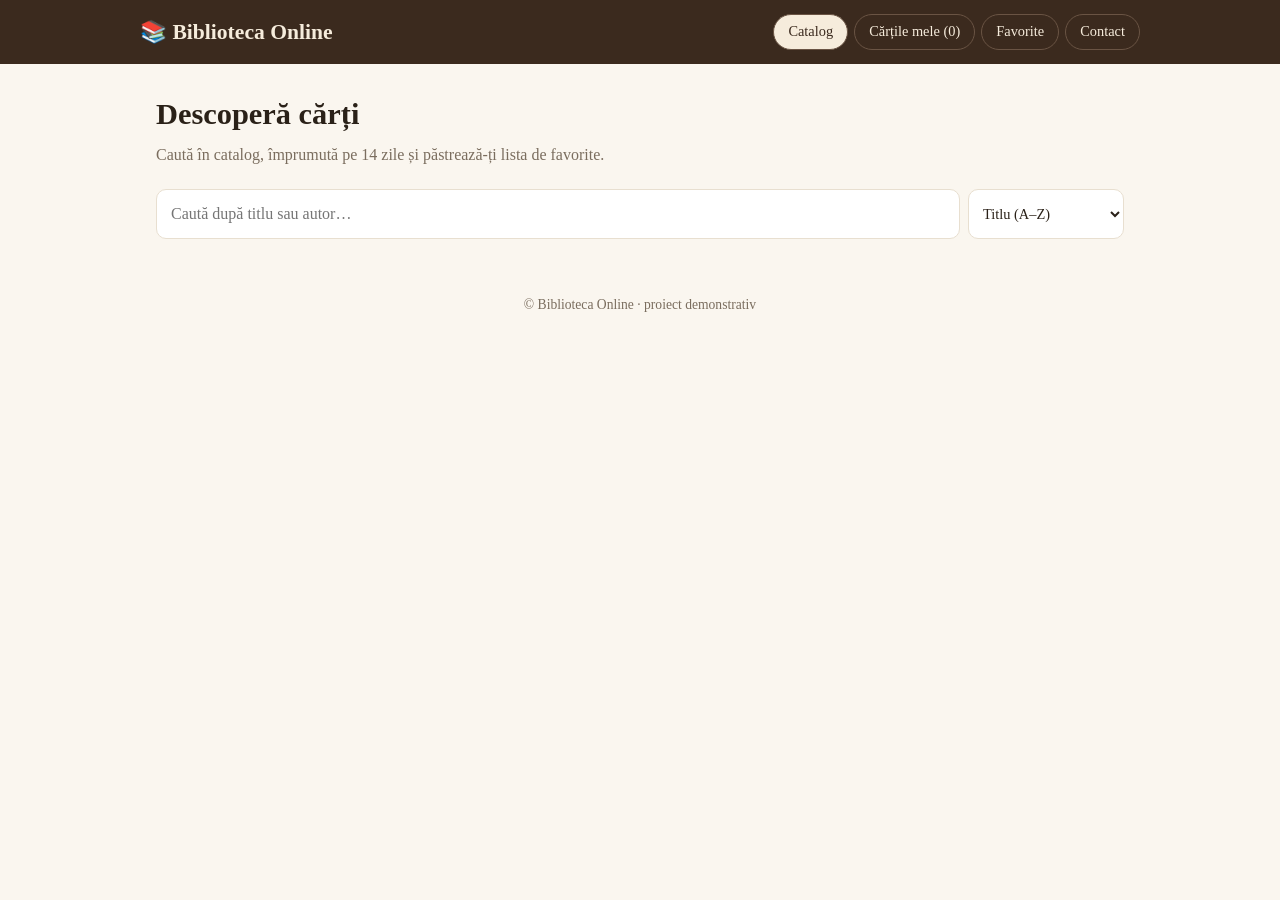
<file: index.html>
<!DOCTYPE html>
<html lang="ro">
<head>
  <meta charset="utf-8">
  <meta name="viewport" content="width=device-width, initial-scale=1">
  <title>Biblioteca Online</title>
  <link rel="stylesheet" href="css/style.css">
</head>
<body>
  <header>
    <div class="hi">
      <a class="logo" href="index.html">📚 Biblioteca Online</a>
      <nav>
        <button data-view="catalog" class="on">Catalog</button>
        <button data-view="imprumuturi">Cărțile mele (<span id="cnt">0</span>)</button>
        <button data-view="favorite">Favorite</button>
        <a href="contact.html">Contact</a>
      </nav>
    </div>
  </header>

  <div class="hero">
    <h1 id="ttl">Descoperă cărți</h1>
    <p id="sub">Caută în catalog, împrumută pe 14 zile și păstrează-ți lista de favorite.</p>
  </div>

  <div class="tools" id="tools">
    <div class="search-row">
      <input id="q" type="search" placeholder="Caută după titlu sau autor…">
      <select id="sort" aria-label="Sortează">
        <option value="title">Titlu (A–Z)</option>
        <option value="author">Autor (A–Z)</option>
        <option value="new">An (cele mai noi)</option>
        <option value="old">An (cele mai vechi)</option>
      </select>
    </div>

  <main>
    <div class="grid" id="g"></div>
  </main>

  <footer>© Biblioteca Online · proiect demonstrativ</footer>
  <div id="toast"></div>

  <script src="js/common.js"></script>
  <script src="js/books.js"></script>
  <script src="js/app.js"></script>
</body>
</html>
</file>
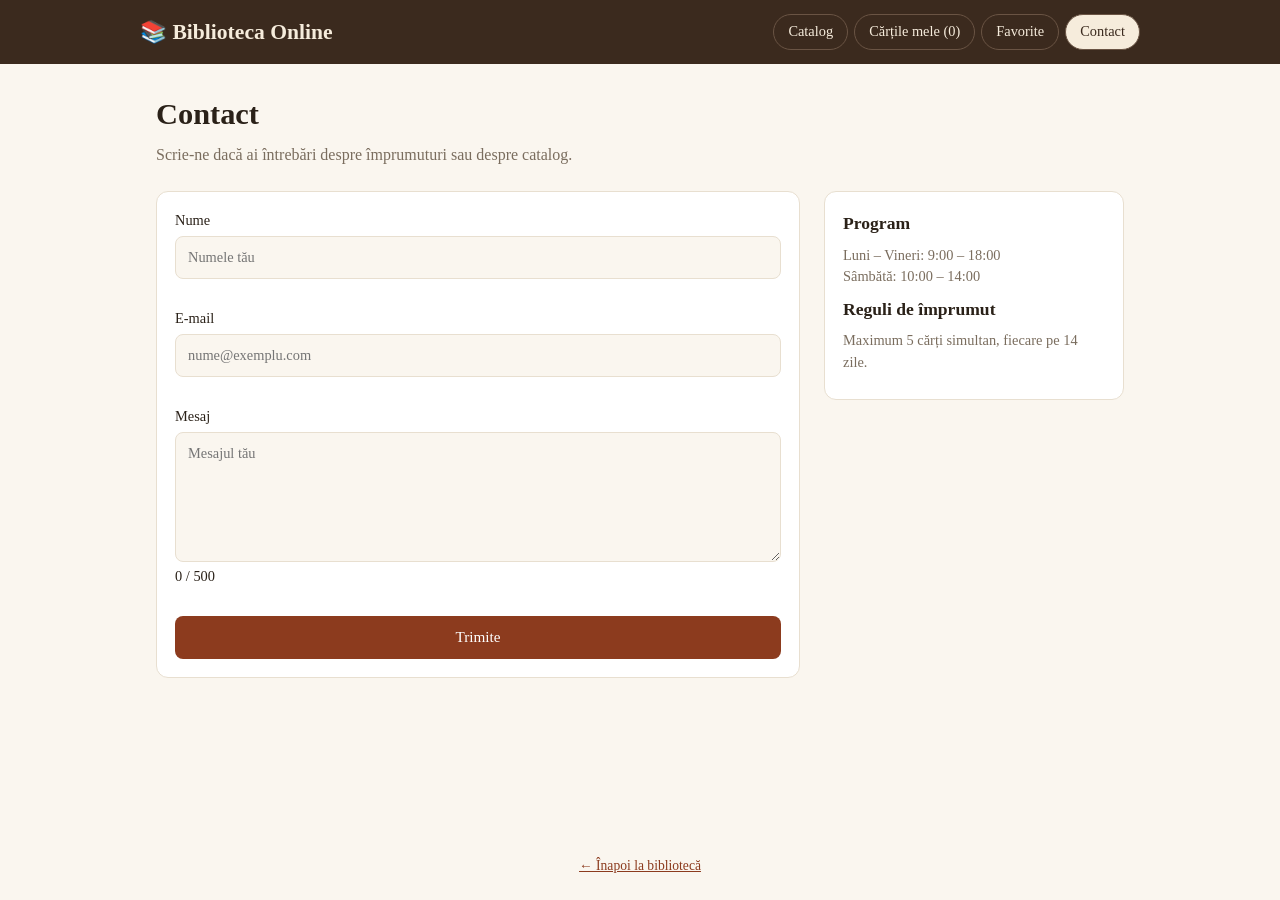
<file: contact.html>
<!DOCTYPE html>
<html lang="ro">
<head>
  <meta charset="utf-8">
  <meta name="viewport" content="width=device-width, initial-scale=1">
  <title>Contact – Biblioteca Online</title>
  <link rel="stylesheet" href="css/style.css">
</head>
<body>
  <header>
    <div class="hi">
      <a class="logo" href="index.html">📚 Biblioteca Online</a>
      <nav>
        <a href="index.html">Catalog</a>
        <a href="index.html#imprumuturi">Cărțile mele (<span id="cnt">0</span>)</a>
        <a href="index.html#favorite">Favorite</a>
        <a href="contact.html" class="on">Contact</a>
      </nav>
    </div>
  </header>

  <div class="hero">
    <h1>Contact</h1>
    <p>Scrie-ne dacă ai întrebări despre împrumuturi sau despre catalog.</p>
  </div>

  <main>
    <div class="contact-wrap">
      <form class="contact" id="contactForm" novalidate>
        <label>Nume
          <input type="text" name="name" placeholder="Numele tău">
          <span class="msg"></span>
        </label>
        <label>E-mail
          <input type="email" name="email" placeholder="nume@exemplu.com">
          <span class="msg"></span>
        </label>
        <label>Mesaj
          <textarea name="message" rows="5" maxlength="500" placeholder="Mesajul tău"></textarea>
          <span class="counter" id="counter">0 / 500</span>
          <span class="msg"></span>
        </label>
        <button type="submit" class="bt">Trimite</button>
      </form>

      <aside class="info">
        <h2>Program</h2>
        <p>Luni – Vineri: 9:00 – 18:00<br>Sâmbătă: 10:00 – 14:00</p>
        <h2>Reguli de împrumut</h2>
        <p>Maximum 5 cărți simultan, fiecare pe 14 zile.</p>
      </aside>
    </div>

    <section class="sent" id="sent" hidden>
      <div class="sent-head">
        <h2>Mesajele tale trimise</h2>
        <button type="button" class="bt g" id="delAll">Șterge toate</button>
      </div>
      <ul></ul>
    </section>
  </main>

  <footer><a href="index.html">← Înapoi la bibliotecă</a></footer>
  <div id="toast"></div>

  <script src="js/common.js"></script>
  <script src="js/contact.js"></script>
</body>
</html>
</file>
<file: css/style.css>
/* ===== Biblioteca Online – stiluri comune ===== */

/* Culori (temă luminoasă / întunecată) */
:root {
  --bg: #faf6ef;
  --card: #fff;
  --tx: #2a2118;
  --mut: #7a6d5e;
  --br: #e8dfd0;
  --ac: #8c3b1e;
  --acx: #fff;
  --hd: #3b2a1e;
  --err: #b3261e;
}
@media (prefers-color-scheme: dark) {
  :root:not([data-theme="light"]) {
    --bg: #17130f; --card: #221c16; --tx: #f1e8da; --mut: #a89a88;
    --br: #3a3027; --ac: #e0875a; --acx: #1a120c; --hd: #0f0c09; --err: #f2867d;
  }
}
:root[data-theme="dark"] {
  --bg: #17130f; --card: #221c16; --tx: #f1e8da; --mut: #a89a88;
  --br: #3a3027; --ac: #e0875a; --acx: #1a120c; --hd: #0f0c09; --err: #f2867d;
}

* { box-sizing: border-box; }

body {
  margin: 0;
  background: var(--bg);
  color: var(--tx);
  font: 16px/1.5 Georgia, "Times New Roman", serif;
  min-height: 100vh;
  display: flex;
  flex-direction: column;
}

/* ===== Antet și navigare ===== */
header { background: var(--hd); color: #f6ecdc; padding: 14px 16px; }
.hi { max-width: 1000px; margin: 0 auto; display: flex; align-items: center; gap: 14px; flex-wrap: wrap; }
.logo { font-size: 1.35rem; font-weight: 700; margin-right: auto; color: inherit; text-decoration: none; }
nav { display: flex; gap: 6px; flex-wrap: wrap; }
nav button,
nav a {
  background: none;
  border: 1px solid #6a5444;
  color: #f6ecdc;
  border-radius: 999px;
  padding: 6px 14px;
  font: inherit;
  font-size: .9rem;
  cursor: pointer;
  text-decoration: none;
}
nav button.on,
nav a.on { background: #f6ecdc; color: #3b2a1e; }

/* ===== Titlu pagină ===== */
.hero { max-width: 1000px; width: 100%; margin: 0 auto; padding: 28px 16px 8px; }
.hero h1 { margin: 0 0 6px; font-size: 1.9rem; }
.hero p { margin: 0; color: var(--mut); }

/* ===== Căutare și filtre ===== */
.tools { max-width: 1000px; width: 100%; margin: 14px auto 0; padding: 0 16px; }
.tools input {
  width: 100%; padding: 12px 14px; border: 1px solid var(--br); border-radius: 10px;
  background: var(--card); color: var(--tx); font: inherit;
}
.search-row { display: flex; gap: 8px; }
.search-row input { flex: 1; min-width: 0; }
.search-row select {
  padding: 0 10px; border: 1px solid var(--br); border-radius: 10px;
  background: var(--card); color: var(--tx); font: inherit; font-size: .9rem;
}
.chips { display: flex; gap: 8px; flex-wrap: wrap; margin-top: 10px; }
.chips button {
  border: 1px solid var(--br); background: var(--card); color: var(--tx);
  border-radius: 999px; padding: 5px 13px; font: inherit; font-size: .88rem; cursor: pointer;
}
.chips button.on { background: var(--ac); color: var(--acx); border-color: var(--ac); }

/* ===== Conținut ===== */
main { max-width: 1000px; width: 100%; margin: 0 auto; padding: 16px; flex: 1; }
.grid { display: grid; grid-template-columns: repeat(auto-fill, minmax(210px, 1fr)); gap: 16px; }

/* Card carte */
.bk { background: var(--card); border: 1px solid var(--br); border-radius: 12px; overflow: hidden; display: flex; flex-direction: column; }
.cv { height: 130px; padding: 14px; color: #fff; display: flex; flex-direction: column; justify-content: space-between; position: relative; }
.cv b { font-size: 1.02rem; line-height: 1.2; text-shadow: 0 1px 2px rgba(0,0,0,.3); padding-right: 30px; }
.cv span { font-size: .78rem; opacity: .9; }
/* Coperți ilustrate (img/<id>.svg) */
.bk .cv.img { height: 160px; }
.cv.img::after {
  content: ""; position: absolute; inset: 0; border-radius: inherit;
  background: linear-gradient(to top, rgba(0,0,0,.72), rgba(0,0,0,0) 55%, rgba(0,0,0,.35));
}
.cv span, .cv b { position: relative; z-index: 1; }
.fv { z-index: 2; }
.fv {
  position: absolute; top: 8px; right: 8px; background: rgba(0,0,0,.25); border: 0; color: #fff;
  border-radius: 50%; width: 30px; height: 30px; font-size: 16px; cursor: pointer;
}
.bd { padding: 12px; display: flex; flex-direction: column; gap: 6px; flex: 1; }
.bd small { color: var(--mut); }
.bd p { margin: 0; font-size: .88rem; color: var(--mut); flex: 1; }
.bd .row { display: flex; justify-content: space-between; align-items: center; gap: 8px; margin-top: 4px; }
.st { font-size: .8rem; color: var(--mut); }
.due { color: var(--ac); font-size: .82rem; }
.emp { text-align: center; color: var(--mut); padding: 40px 0; grid-column: 1 / -1; }

/* Butoane */
.bt {
  background: var(--ac); color: var(--acx); border: 0; border-radius: 8px;
  padding: 7px 12px; font: inherit; font-size: .85rem; cursor: pointer;
}
.bt.g { background: none; border: 1px solid var(--ac); color: var(--ac); }
.bt:disabled { opacity: .45; cursor: default; }

/* ===== Pagina de contact ===== */
.contact-wrap { display: grid; grid-template-columns: minmax(0, 1fr) minmax(0, 300px); gap: 24px; align-items: start; }
@media (max-width: 720px) { .contact-wrap { grid-template-columns: 1fr; } }

.contact { display: flex; flex-direction: column; gap: 12px; background: var(--card); border: 1px solid var(--br); border-radius: 12px; padding: 18px; }
.contact label { display: flex; flex-direction: column; gap: 4px; font-size: .9rem; }
.contact input,
.contact textarea {
  padding: 10px 12px; border: 1px solid var(--br); border-radius: 8px;
  background: var(--bg); color: var(--tx); font: inherit; resize: vertical;
}
.contact input:focus,
.contact textarea:focus { outline: 2px solid var(--ac); outline-offset: 1px; }
.contact .bad { border-color: var(--err); }
.contact .msg { color: var(--err); font-size: .8rem; min-height: 1em; }
.contact .bt { padding: 10px; font-size: .95rem; }

.info { background: var(--card); border: 1px solid var(--br); border-radius: 12px; padding: 18px; }
.info h2 { margin: 0 0 8px; font-size: 1.1rem; }
.info p { margin: 0 0 8px; color: var(--mut); font-size: .9rem; }

.sent { margin-top: 24px; }
.sent h2 { font-size: 1.1rem; margin: 0 0 10px; }
.sent ul { list-style: none; margin: 0; padding: 0; display: flex; flex-direction: column; gap: 8px; }
.sent li { background: var(--card); border: 1px solid var(--br); border-radius: 10px; padding: 10px 12px; font-size: .9rem; }
.sent li small { color: var(--mut); display: block; }

/* ===== Subsol și notificări ===== */
footer { text-align: center; color: var(--mut); font-size: .85rem; padding: 24px 16px; }
footer a { color: var(--ac); }

#toast {
  position: fixed; left: 50%; bottom: 20px; transform: translateX(-50%);
  background: var(--hd); color: #f6ecdc; padding: 10px 18px; border-radius: 10px;
  opacity: 0; transition: opacity .25s; pointer-events: none; font-size: .9rem;
}
#toast.on { opacity: 1; }

/* ===== Pagina cărții ===== */

.cv b a { color: inherit; text-decoration: none; }
.cv b a:hover { text-decoration: underline; }
.back { color: var(--ac); display: inline-block; margin: 8px 0 16px; }
.det { display: grid; grid-template-columns: 260px minmax(0, 1fr); gap: 24px; align-items: start; }
@media (max-width: 720px) { .det { grid-template-columns: 1fr; } }
.cv.big { height: 340px; border-radius: 12px; font-size: 1.3rem; }
.info-carte h1 { margin: 0; font-size: 1.8rem; }
.info-carte .autor { margin: 4px 0 16px; color: var(--mut); font-size: 1.1rem; }
.info-carte table { border-collapse: collapse; margin-bottom: 12px; }
.info-carte th { text-align: left; color: var(--mut); font-weight: normal; padding: 4px 16px 4px 0; }
.info-carte .row { display: flex; gap: 8px; flex-wrap: wrap; margin-top: 12px; }
</file>
